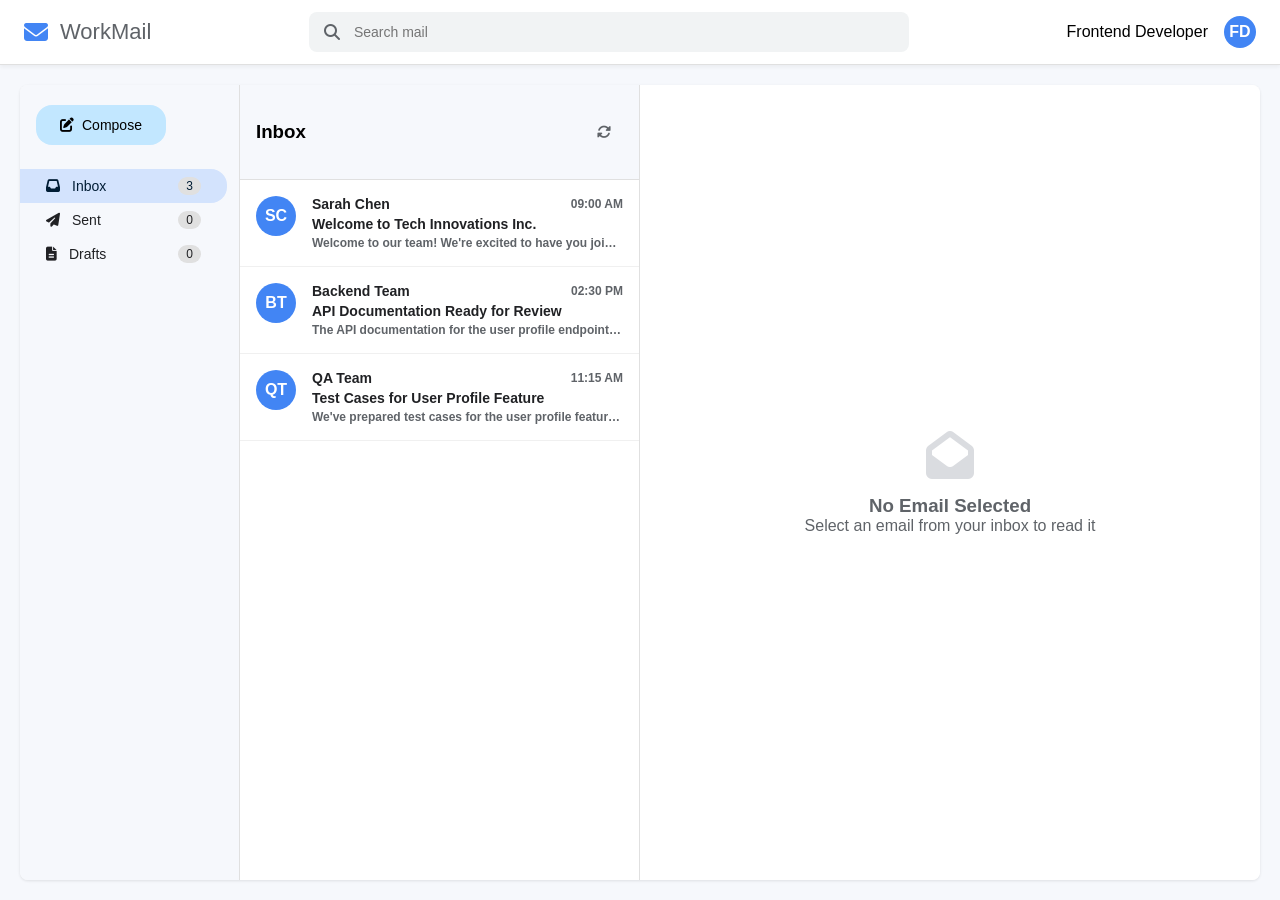
<file: templates/mail.html>
<!DOCTYPE html>
<html lang="en">
<head>
    <meta charset="UTF-8">
    <meta name="viewport" content="width=device-width, initial-scale=1.0">
    <title>WorkMail - Job Simulation Platform</title>
    <link rel="stylesheet" href="https://cdnjs.cloudflare.com/ajax/libs/font-awesome/6.4.0/css/all.min.css">
    <style>
        * {
            margin: 0;
            padding: 0;
            box-sizing: border-box;
        }

        .mail-body {
            font-family: 'Segoe UI', Roboto, 'Helvetica Neue', Arial, sans-serif;
            background: #f6f8fc;
            height: 100vh;
            display: flex;
            flex-direction: column;
        }

        .mheader {
            background: white;
            padding: 12px 24px;
            border-bottom: 1px solid #e0e0e0;
            display: flex;
            justify-content: space-between;
            align-items: center;
            box-shadow: 0 2px 4px rgba(0,0,0,0.05);
        }

        .mlogo {
            display: flex;
            align-items: center;
            gap: 12px;
        }

        .logo-icon {
            color: #4285f4;
            font-size: 24px;
        }

        .logo-text {
            font-size: 22px;
            font-weight: 500;
            color: #5f6368;
        }

        .search-bar {
            flex: 1;
            max-width: 600px;
            margin: 0 40px;
            position: relative;
        }

        .search-bar input {
            width: 100%;
            padding: 12px 45px;
            border: none;
            background: #f1f3f4;
            border-radius: 8px;
            font-size: 14px;
            outline: none;
        }

        .search-bar i {
            position: absolute;
            left: 15px;
            top: 50%;
            transform: translateY(-50%);
            color: #5f6368;
        }

        .user-info {
            display: flex;
            align-items: center;
            gap: 16px;
        }

        .user-avatar {
            width: 32px;
            height: 32px;
            border-radius: 50%;
            background: #4285f4;
            color: white;
            display: flex;
            align-items: center;
            justify-content: center;
            font-weight: bold;
        }

        /* Toast Notification */
        .toast {
            position: fixed;
            top: 20px;
            right: 20px;
            background: #0f9d58;
            color: white;
            padding: 12px 24px;
            border-radius: 4px;
            box-shadow: 0 2px 10px rgba(0,0,0,0.2);
            display: none;
            align-items: center;
            gap: 8px;
            z-index: 1000;
        }

        .toast.show {
            display: flex;
            animation: fadeInOut 3s ease-in-out;
        }

        @keyframes fadeInOut {
            0% { opacity: 0; transform: translateY(-20px); }
            20% { opacity: 1; transform: translateY(0); }
            80% { opacity: 1; transform: translateY(0); }
            100% { opacity: 0; transform: translateY(-20px); }
        }

        /* Main Container */
        .email-container {
            display: flex;
            flex: 1;
            background: white;
            margin: 20px;
            border-radius: 8px;
            box-shadow: 0 1px 3px rgba(0,0,0,0.1);
            overflow: hidden;
        }

        /* Sidebar */
        .email-sidebar {
            width: 220px;
            background: #f6f8fc;
            border-right: 1px solid #e0e0e0;
            padding: 20px 0;
        }

        .compose-btn {
            background: #c2e7ff;
            border: none;
            border-radius: 16px;
            padding: 12px 24px;
            margin: 0 16px 16px;
            font-weight: 500;
            cursor: pointer;
            display: flex;
            align-items: center;
            gap: 8px;
            transition: all 0.2s;
            font-size: 14px;
        }

        .compose-btn:hover {
            background: #b8dfff;
            box-shadow: 0 1px 3px rgba(0,0,0,0.1);
        }

        .sidebar-menu {
            list-style: none;
            padding: 8px 0;
        }

        .sidebar-menu li {
            padding: 8px 26px;
            display: flex;
            align-items: center;
            gap: 12px;
            cursor: pointer;
            border-radius: 0 16px 16px 0;
            margin-right: 12px;
            font-size: 14px;
            color: #202124;
        }

        .sidebar-menu li.active {
            background: #d3e3fd;
            font-weight: 500;
            color: #001d35;
        }

        .sidebar-menu li:hover:not(.active) {
            background: #f0f0f0;
        }

        .folder-count {
            margin-left: auto;
            background: #e0e0e0;
            border-radius: 10px;
            padding: 2px 8px;
            font-size: 12px;
        }

        /* Email List */
        .email-list-container {
            flex: 1;
            display: flex;
            flex-direction: column;
            border-right: 1px solid #e0e0e0;
            max-width: 400px;
        }

        .email-list-header {
            padding: 16px;
            border-bottom: 1px solid #e0e0e0;
            background: #f6f8fc;
            display: flex;
            justify-content: space-between;
            align-items: center;
        }

        .email-list {
            flex: 1;
            overflow-y: auto;
        }

        .email-item {
            padding: 16px;
            border-bottom: 1px solid #f0f0f0;
            cursor: pointer;
            display: flex;
            align-items: flex-start;
            gap: 16px;
            transition: background 0.2s;
        }

        .email-item:hover {
            background: #f9f9f9;
        }

        .email-item.active {
            background: #e3eef9;
        }

        .email-avatar {
            width: 40px;
            height: 40px;
            border-radius: 50%;
            background: #4285f4;
            color: white;
            display: flex;
            align-items: center;
            justify-content: center;
            font-weight: bold;
            flex-shrink: 0;
        }

        .email-content {
            flex: 1;
            min-width: 0;
        }

        .email-header {
            display: flex;
            justify-content: space-between;
            align-items: center;
            margin-bottom: 4px;
        }

        .email-sender {
            font-weight: 600;
            color: #202124;
            font-size: 14px;
        }

        .email-time {
            color: #5f6368;
            font-size: 0.75rem;
        }

        .email-subject {
            font-weight: 600;
            color: #202124;
            margin-bottom: 4px;
            white-space: nowrap;
            overflow: hidden;
            text-overflow: ellipsis;
            font-size: 14px;
        }

        .email-preview {
            color: #5f6368;
            font-size: 0.75rem;
            white-space: nowrap;
            overflow: hidden;
            text-overflow: ellipsis;
        }

        /* Email View */
        .email-view {
            flex: 2;
            display: flex;
            flex-direction: column;
            background: white;
        }

        .email-view-header {
            padding: 24px;
            border-bottom: 1px solid #e0e0e0;
        }

        .email-view-subject {
            font-size: 1.5rem;
            color: #202124;
            margin-bottom: 20px;
            font-weight: 400;
        }

        .email-meta-container {
            background: #f8f9fa;
            border-radius: 8px;
            padding: 16px;
            margin-bottom: 16px;
        }

        .email-meta-row {
            display: flex;
            align-items: center;
            margin-bottom: 8px;
        }

        .email-meta-row:last-child {
            margin-bottom: 0;
        }

        .meta-label {
            width: 80px;
            color: #5f6368;
            font-size: 0.875rem;
            font-weight: 500;
        }

        .meta-value {
            flex: 1;
            color: #202124;
            font-size: 0.875rem;
        }

        .meta-value.from {
            font-weight: 600;
            color: #1a73e8;
        }

        .meta-value.date {
            color: #5f6368;
        }

        .email-view-actions {
            display: flex;
            gap: 8px;
            padding: 16px 0;
        }

        .email-view-body {
            flex: 1;
            padding: 0 24px 24px;
            line-height: 1.6;
            color: #202124;
            overflow-y: auto;
            white-space: pre-wrap;
            max-height: calc(100vh - 300px);
        }

        /* Custom Scrollbar */
        .email-view-body::-webkit-scrollbar {
            width: 8px;
        }

        .email-view-body::-webkit-scrollbar-track {
            background: #f1f1f1;
            border-radius: 4px;
        }

        .email-view-body::-webkit-scrollbar-thumb {
            background: #c1c1c1;
            border-radius: 4px;
        }

        .email-view-body::-webkit-scrollbar-thumb:hover {
            background: #a8a8a8;
        }

        /* Compose Modal */
        .compose-modal {
            position: fixed;
            bottom: 0;
            right: 16px;
            width: 600px;
            height: 500px;
            background: white;
            border-radius: 8px 8px 0 0;
            box-shadow: 0 -2px 10px rgba(0,0,0,0.1);
            display: none;
            flex-direction: column;
            z-index: 1000;
        }

        .compose-modal.active {
            display: flex;
        }

        .compose-header {
            background: #404040;
            color: white;
            padding: 12px 16px;
            border-radius: 8px 8px 0 0;
            display: flex;
            justify-content: space-between;
            align-items: center;
        }

        .compose-body {
            flex: 1;
            display: flex;
            flex-direction: column;
            padding: 16px;
        }

        .compose-field {
            padding: 8px 0;
            border-bottom: 1px solid #e0e0e0;
            display: flex;
            align-items: center;
        }

        .compose-label {
            width: 60px;
            color: #5f6368;
            font-size: 14px;
        }

        .compose-field input, .compose-field textarea {
            border: none;
            outline: none;
            width: 100%;
            font-size: 0.875rem;
            padding: 4px 0;
        }

        .compose-field textarea {
            resize: none;
            height: 200px;
            font-family: inherit;
        }

        .compose-actions {
            padding: 16px;
            display: flex;
            gap: 8px;
        }

        .btn {
            padding: 8px 24px;
            border: none;
            border-radius: 4px;
            cursor: pointer;
            font-weight: 500;
        }

        .btn-primary {
            background: #0b57d0;
            color: white;
        }

        .btn-secondary {
            background: #f0f0f0;
            color: #202124;
        }

        .close-btn {
            background: none;
            border: none;
            color: white;
            cursor: pointer;
            font-size: 1.2rem;
        }

        /* Action Buttons */
        .action-btn {
            background: none;
            border: none;
            padding: 8px 12px;
            border-radius: 4px;
            cursor: pointer;
            color: #5f6368;
            font-size: 0.875rem;
            display: flex;
            align-items: center;
            gap: 6px;
        }

        .action-btn:hover {
            background: #f0f0f0;
        }

        /* Empty State */
        .empty-state {
            display: flex;
            flex-direction: column;
            align-items: center;
            justify-content: center;
            flex: 1;
            color: #5f6368;
            text-align: center;
            padding: 40px;
        }

        .empty-state i {
            font-size: 48px;
            margin-bottom: 16px;
            color: #dadce0;
        }
    </style>
</head>
<body class="mail-body">
    <!-- Header -->
    <div class="mheader">
        <div class="mlogo">
            <i class="fas fa-envelope logo-icon"></i>
            <span class="logo-text">WorkMail</span>
        </div>
        <div class="search-bar">
            <i class="fas fa-search"></i>
            <input type="text" placeholder="Search mail" id="searchInput">
        </div>
        <div class="user-info">
            <span>Frontend Developer</span>
            <div class="user-avatar">FD</div>
        </div>
    </div>

    <!-- Toast Notification -->
    <div class="toast" id="toast">
        <i class="fas fa-check-circle"></i>
        <span>Email sent successfully!</span>
    </div>

    <!-- Main Container -->
    <div class="email-container">
        <!-- Sidebar -->
        <div class="email-sidebar">
            <button class="compose-btn" onclick="openCompose()">
                <i class="fas fa-edit"></i> Compose
            </button>
            <ul class="sidebar-menu">
                <li class="active" onclick="switchFolder('inbox')">
                    <i class="fas fa-inbox"></i> Inbox
                    <span class="folder-count" id="inboxCount">3</span>
                </li>
                <li onclick="switchFolder('sent')">
                    <i class="fas fa-paper-plane"></i> Sent
                    <span class="folder-count" id="sentCount">0</span>
                </li>
                <li onclick="switchFolder('drafts')">
                    <i class="fas fa-file-alt"></i> Drafts
                    <span class="folder-count" id="draftsCount">0</span>
                </li>
            </ul>
        </div>

        <!-- Email List -->
        <div class="email-list-container">
            <div class="email-list-header">
                <h3 id="folderTitle">Inbox</h3>
                <div class="email-view-actions">
                    <button class="action-btn" title="Refresh">
                        <i class="fas fa-sync-alt"></i>
                    </button>
                </div>
            </div>
            <div class="email-list" id="emailList">
                <!-- Emails will be populated here -->
            </div>
        </div>

        <!-- Email View -->
<!-- Email View -->
 <div class="email-view">
    <div id="emptyState" class="empty-state">
        <i class="fas fa-envelope-open"></i>
        <h3>No Email Selected</h3>
        <p>Select an email from your inbox to read it</p>
    </div>
    <div id="emailView" style="display: none;">
        <div class="email-view-header">
            <h1 class="email-view-subject" id="viewSubject">Welcome to Tech Innovations Inc.</h1>
            
            <div class="email-meta-container">
                <div class="email-meta-row">
                    <span class="meta-label">From:</span>
                    <span class="meta-value from" id="viewSender">Sarah Chen</span>
                </div>
                <div class="email-meta-row">
                    <span class="meta-label">To:</span>
                    <span class="meta-value" id="viewTo">Frontend Developer</span>
                </div>
                <div class="email-meta-row">
                    <span class="meta-label">Date:</span>
                    <span class="meta-value date" id="viewDate">Dec 11, 2024, 9:00 AM</span>
                </div>
            </div>
                <div class="email-view-body" id="viewBody">
                    <!-- Email content will be displayed here -->
                </div>
            <div class="email-view-actions">
                <button class="action-btn" title="Reply">
                    <i class="fas fa-reply"></i> Reply
                </button>
                <button class="action-btn" title="Forward">
                    <i class="fas fa-share"></i> Forward
                </button>
                <button class="action-btn" title="Delete">
                    <i class="fas fa-trash"></i> Delete
                </button>
            </div>
        </div>
    </div>
</div>

    <!-- Compose Modal -->
    <div class="compose-modal" id="composeModal">
        <div class="compose-header">
            <span>New Message</span>
            <button class="close-btn" onclick="closeCompose()">×</button>
        </div>
        <div class="compose-body">
            <div class="compose-field">
                <div class="compose-label">To</div>
                <select id="composeTo" style="border: none; outline: none; width: 100%; font-size: 0.875rem; background: transparent;">
                    <option value="">Select recipient...</option>
                    <option value="sarah.chen@techinnovations.com">Sarah Chen (Project Manager)</option>
                    <option value="backend.team@techinnovations.com">Backend Development Team</option>
                    <option value="qa.team@techinnovations.com">QA Testing Team</option>
                    <option value="ai.manager@techinnovations.com">AI Manager</option>
                    <option value="design.team@techinnovations.com">Design Team</option>
                </select>
            </div>
            <div class="compose-field">
                <div class="compose-label">Subject</div>
                <input type="text" id="composeSubject" placeholder="Subject">
            </div>
            <div class="compose-field" style="flex: 1; align-items: flex-start;">
                <div class="compose-label">Body</div>
                <textarea id="composeBody" placeholder="Write your message here..."></textarea>
            </div>
        </div>
        <div class="compose-actions">
            <button class="btn btn-primary" onclick="sendEmail()">Send</button>
            <button class="btn btn-secondary" onclick="closeCompose()">Discard</button>
        </div>
    </div>

    <script>
        // Email data structure
        const emailData = {
            inbox: [
                {
                    id: 1,
                    sender: "Sarah Chen",
                    senderEmail: "sarah.chen@techinnovations.com",
                    senderInitials: "SC",
                    subject: "Welcome to Tech Innovations Inc.",
                    preview: "Welcome to our team! We're excited to have you join us as a Frontend Developer...",
                    body: `Dear Team Member,

Welcome to Tech Innovations Inc.! We are delighted to officially welcome you to our Frontend Development team. 

As you embark on this exciting journey with us, you will be working on our flagship customer portal project, where your expertise will play a crucial role in delivering exceptional user experiences.

Your initial responsibilities will include:
• Developing and implementing responsive user interface components
• Collaborating with our backend team for API integration
• Ensuring cross-browser compatibility and optimal performance
• Participating in code reviews and team standup meetings

Please complete the onboarding process in our project management system by end of day Friday. Your first assignment details will be shared during tomorrow's team standup meeting at 10:00 AM.

We have assigned you a senior mentor, David Chen, who will guide you through your initial projects and help you navigate our development workflows.

Our team is committed to fostering innovation and excellence, and we are confident that your contributions will significantly impact our success.

Should you have any questions or require assistance, please do not hesitate to reach out to me or your assigned mentor.

Welcome aboard!

Best regards,

Sarah Chen
Project Manager
Tech Innovations Inc.`,
                    timestamp: "2024-12-11T09:00:00",
                    read: false
                },
                {
                    id: 2,
                    sender: "Backend Team",
                    senderEmail: "backend.team@techinnovations.com",
                    senderInitials: "BT",
                    subject: "API Documentation Ready for Review",
                    preview: "The API documentation for the user profile endpoints is now available...",
                    body: `Hello Frontend Team,

We've completed the API documentation for the user profile endpoints that you'll need for the customer portal.

Key endpoints:
- GET /api/users/profile - Retrieve user profile
- PUT /api/users/profile - Update user profile
- POST /api/users/avatar - Upload profile picture

You can access the full documentation at: http://docs.techinnovations.com/api/users

The authentication will use JWT tokens. Please coordinate with us for test credentials.

Let us know if you have any questions or need additional endpoints.

Thanks,
Backend Development Team
Tech Innovations Inc.`,
                    timestamp: "2024-12-10T14:30:00",
                    read: false
                },
                {
                    id: 3,
                    sender: "QA Team",
                    senderEmail: "qa.team@techinnovations.com",
                    senderInitials: "QT",
                    subject: "Test Cases for User Profile Feature",
                    preview: "We've prepared test cases for the user profile feature. Please review...",
                    body: `Hi Frontend Developer,

We've prepared the test cases for the user profile feature that you'll be implementing.

Please review the test cases and let us know if:
1. Any edge cases are missing
2. Any functionality needs clarification
3. The expected behavior aligns with your understanding

You can access the test cases here: http://qa.techinnovations.com/tests/user-profile

We'd appreciate your feedback by Friday.

Best,
QA Team
Tech Innovations Inc.`,
                    timestamp: "2024-12-10T11:15:00",
                    read: false
                }
            ],
            sent: [],
            drafts: []
        };

        let currentFolder = 'inbox';
        let currentEmailId = null;

        // Initialize email list
        function initializeEmails() {
            updateFolderCounts();
            renderEmailList();
        }

        function updateFolderCounts() {
            document.getElementById('inboxCount').textContent = emailData.inbox.length;
            document.getElementById('sentCount').textContent = emailData.sent.length;
            document.getElementById('draftsCount').textContent = emailData.drafts.length;
        }

        function renderEmailList() {
            const emailList = document.getElementById('emailList');
            const emails = emailData[currentFolder];
            
            emailList.innerHTML = '';

            if (emails.length === 0) {
                emailList.innerHTML = `
                    <div class="empty-state">
                        <i class="fas fa-inbox"></i>
                        <h3>No emails</h3>
                        <p>Your ${currentFolder} is empty</p>
                    </div>
                `;
                return;
            }

            emails.forEach(email => {
                const emailElement = document.createElement('div');
                emailElement.className = `email-item ${currentEmailId === email.id ? 'active' : ''}`;
                emailElement.onclick = () => viewEmail(email.id);

                const time = new Date(email.timestamp).toLocaleTimeString([], {hour: '2-digit', minute:'2-digit'});
                
                emailElement.innerHTML = `
                    <div class="email-avatar">${email.senderInitials}</div>
                    <div class="email-content">
                        <div class="email-header">
                            <span class="email-sender">${currentFolder === 'sent' ? 'To: ' + email.to : email.sender}</span>
                            <span class="email-time">${time}</span>
                        </div>
                        <div class="email-subject">${email.subject}</div>
                        <div class="email-preview">${email.preview}</div>
                    </div>
                `;

                if (!email.read && currentFolder === 'inbox') {
                    emailElement.style.fontWeight = '600';
                }

                emailList.appendChild(emailElement);
            });
        }

        // Switch between folders
        function switchFolder(folder) {
            currentFolder = folder;
            currentEmailId = null;
            
            // Update active state in sidebar
            document.querySelectorAll('.sidebar-menu li').forEach(li => {
                li.classList.remove('active');
            });
            event.currentTarget.classList.add('active');
            
            // Update folder title
            document.getElementById('folderTitle').textContent = folder.charAt(0).toUpperCase() + folder.slice(1);
            
            // Render emails and show empty state
            renderEmailList();
            showEmptyState();
        }

        // View email details
        function viewEmail(emailId) {
            const emails = emailData[currentFolder];
            const email = emails.find(e => e.id === emailId);
            if (!email) return;

            currentEmailId = emailId;
            
            // Hide empty state, show email view
            document.getElementById('emptyState').style.display = 'none';
            document.getElementById('emailView').style.display = 'flex';
            
            // Populate email data
            document.getElementById('viewSubject').textContent = email.subject;
            
            if (currentFolder === 'sent') {
                document.getElementById('viewSender').textContent = `You`;
                document.getElementById('viewTo').textContent = email.to;
            } else {
                document.getElementById('viewSender').textContent = `${email.sender} <${email.senderEmail}>`;
                document.getElementById('viewTo').textContent = 'Frontend Developer';
            }
            
            document.getElementById('viewDate').textContent = new Date(email.timestamp).toLocaleString();
            document.getElementById('viewBody').textContent = email.body;

            // Update active state in list and mark as read
            renderEmailList();
            
            if (currentFolder === 'inbox') {
                email.read = true;
            }
        }

        function showEmptyState() {
            document.getElementById('emptyState').style.display = 'flex';
            document.getElementById('emailView').style.display = 'none';
            currentEmailId = null;
        }

        // Compose email functions
        function openCompose() {
            document.getElementById('composeModal').classList.add('active');
        }

        function closeCompose() {
            document.getElementById('composeModal').classList.remove('active');
            clearComposeForm();
        }

        function clearComposeForm() {
            document.getElementById('composeTo').value = '';
            document.getElementById('composeSubject').value = '';
            document.getElementById('composeBody').value = '';
        }

        function showToast() {
            const toast = document.getElementById('toast');
            toast.classList.add('show');
            setTimeout(() => {
                toast.classList.remove('show');
            }, 3000);
        }

        // Download email as JSON file
        function downloadEmail(emailData) {
            const dataStr = JSON.stringify(emailData, null, 2);
            const dataBlob = new Blob([dataStr], { type: 'application/json' });

            const link = document.createElement('a');
            link.href = URL.createObjectURL(dataBlob);
            link.download = `sent-email-${new Date().getTime()}.json`;
            document.body.appendChild(link);
            link.click();
            document.body.removeChild(link);
            URL.revokeObjectURL(link.href);
        }

        function sendEmail() {
            const to = document.getElementById('composeTo').value;
            const subject = document.getElementById('composeSubject').value;
            const body = document.getElementById('composeBody').value;

            if (!to || !subject || !body) {
                alert('Please fill in all fields');
                return;
            }

            // Create sent email object
            const sentEmail = {
                id: Date.now(),
                to: to,
                subject: subject,
                body: body,
                preview: body.substring(0, 100) + '...',
                timestamp: new Date().toISOString()
            };

            // Add to sent folder
            emailData.sent.unshift(sentEmail);
            
            // Create email data for download
            const emailDataForDownload = {
                to: to,
                subject: subject,
                body: body,
                timestamp: new Date().toISOString(),
                from: "frontend.developer@techinnovations.com",
                type: 'sent_email'
            };

            // Show success message
            showToast();
            
            // Download the email as JSON
            downloadEmail(emailDataForDownload);
            
            // Close compose modal and update UI
            closeCompose();
            updateFolderCounts();
            
            if (currentFolder === 'sent') {
                renderEmailList();
            }
            
            // In a real application, you would also send this to your backend
            console.log('Email data ready for backend integration:', emailDataForDownload);
        }

        // Search functionality
        document.getElementById('searchInput').addEventListener('input', function(e) {
            const searchTerm = e.target.value.toLowerCase();
            if (searchTerm.length === 0) {
                renderEmailList();
                return;
            }

            const emails = emailData[currentFolder];
            const filteredEmails = emails.filter(email => 
                email.subject.toLowerCase().includes(searchTerm) ||
                email.sender.toLowerCase().includes(searchTerm) ||
                email.body.toLowerCase().includes(searchTerm) ||
                (email.preview && email.preview.toLowerCase().includes(searchTerm))
            );

            const emailList = document.getElementById('emailList');
            emailList.innerHTML = '';

            if (filteredEmails.length === 0) {
                emailList.innerHTML = `
                    <div class="empty-state">
                        <i class="fas fa-search"></i>
                        <h3>No results found</h3>
                        <p>Try different search terms</p>
                    </div>
                `;
                return;
            }

            filteredEmails.forEach(email => {
                const emailElement = document.createElement('div');
                emailElement.className = 'email-item';
                emailElement.onclick = () => viewEmail(email.id);

                const time = new Date(email.timestamp).toLocaleTimeString([], {hour: '2-digit', minute:'2-digit'});
                
                emailElement.innerHTML = `
                    <div class="email-avatar">${email.senderInitials}</div>
                    <div class="email-content">
                        <div class="email-header">
                            <span class="email-sender">${currentFolder === 'sent' ? 'To: ' + email.to : email.sender}</span>
                            <span class="email-time">${time}</span>
                        </div>
                        <div class="email-subject">${email.subject}</div>
                        <div class="email-preview">${email.preview}</div>
                    </div>
                `;

                emailList.appendChild(emailElement);
            });
        });

        // Initialize when page loads
        document.addEventListener('DOMContentLoaded', initializeEmails);
    </script>
</body class="mail-body">
</html>
</file>
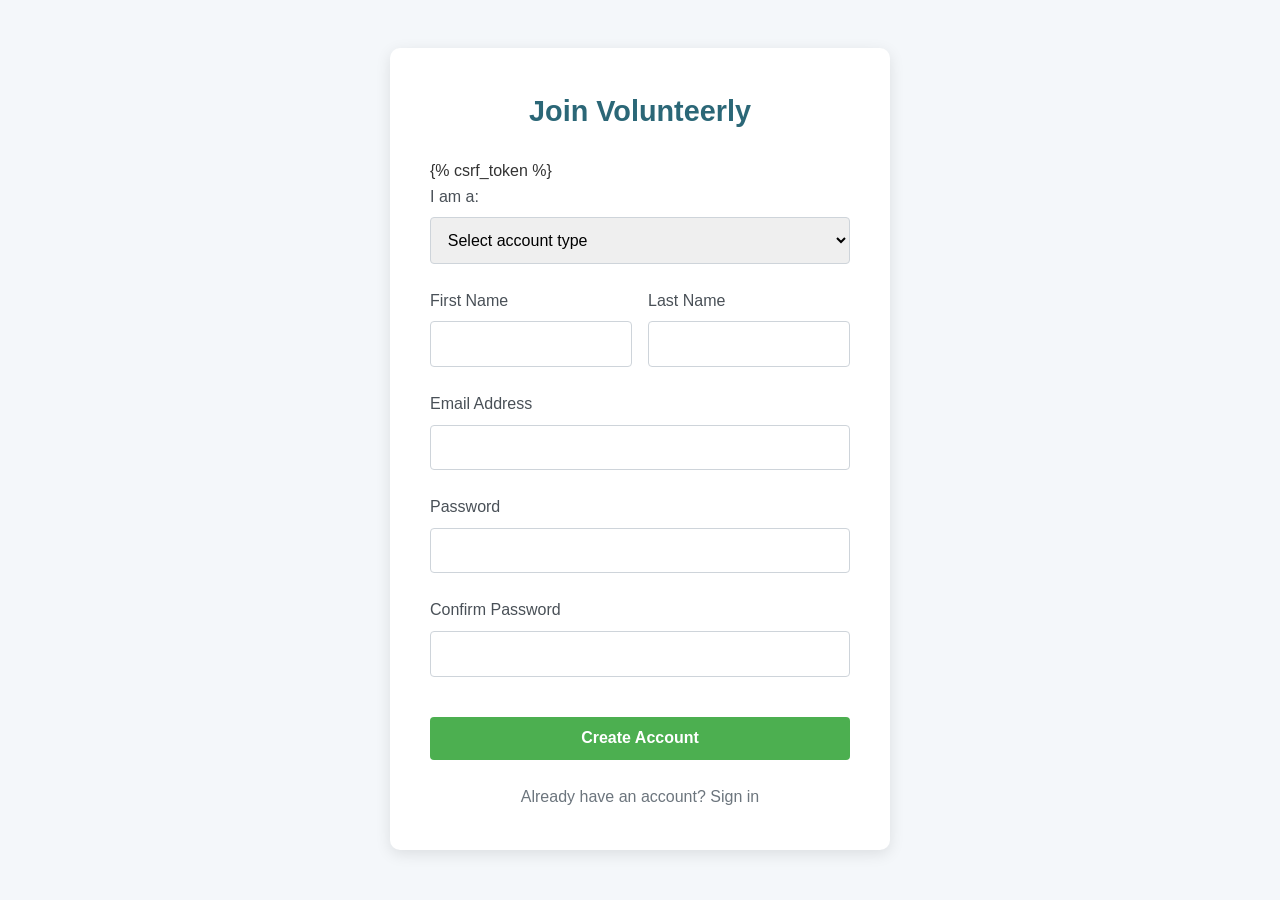
<file: templates/register.html>
<html>
    <title>Register - Volunteerly</title>
    <style>
        /* Global Styles */
        * {
            margin: 0;
            padding: 0;
            box-sizing: border-box;
        }
        
        .rg {
            font-family: 'Segoe UI', Tahoma, Geneva, Verdana, sans-serif;
            background-color: #f4f7fa;
            color: #333;
            line-height: 1.6;
        }
        
        /* Registration Form Styles */
        .auth-container {
            max-width: 500px;
            margin: 3rem auto;
            padding: 2.5rem;
            background: white;
            border-radius: 10px;
            box-shadow: 0 4px 15px rgba(0,0,0,0.1);
        }
        
        .auth-container h2 {
            text-align: center;
            margin-bottom: 1.5rem;
            color: #2b6777;
            font-size: 1.8rem;
        }
        
        .form-group {
            margin-bottom: 1.5rem;
        }
        
        .form-group label {
            display: block;
            margin-bottom: 0.5rem;
            font-weight: 500;
            color: #495057;
        }
        
        .form-group input,
        .form-group select {
            width: 100%;
            padding: 0.8rem;
            border: 1px solid #ced4da;
            border-radius: 4px;
            font-size: 1rem;
            transition: border-color 0.3s;
        }
        
        .form-group input:focus,
        .form-group select:focus {
            outline: none;
            border-color: #4CAF50;
        }
        
        .form-row {
            display: flex;
            gap: 1rem;
        }
        
        .form-row .form-group {
            flex: 1;
        }
        
        .register-btn {
            width: 100%;
            padding: 0.8rem;
            background-color: #4CAF50;
            color: white;
            border: none;
            border-radius: 4px;
            font-size: 1rem;
            font-weight: 600;
            cursor: pointer;
            transition: background-color 0.3s;
            margin-top: 1rem;
        }
        
        .register-btn:hover {
            background-color: #45a049;
        }
        
        .login-link {
            text-align: center;
            margin-top: 1.5rem;
            color: #6c757d;
        }
        
        .login-link a {
            color: #4CAF50;
            text-decoration: none;
            font-weight: 500;
        }
        
        .login-link a:hover {
            text-decoration: underline;
        }
        
        /* Footer Styles */
        footer {
            background-color: #2b6777;
            color: white;
            text-align: center;
            padding: 1.5rem;
            margin-top: 2rem;
        }
        
        /* Responsive Adjustments */
        @media (max-width: 768px) {
            header {
                flex-direction: column;
                padding: 1rem;
            }
            
            .header-logo {
                margin-bottom: 1rem;
            }
            
            .auth-container {
                padding: 1.5rem;
                margin: 1rem;
            }
            
            .form-row {
                flex-direction: column;
                gap: 0;
            }
        }
    </style>
</head>
<body class="rg">
    <div class="auth-container">
        <h2>Join Volunteerly</h2>
        
        
         <form method="POST">
            <div class="form-group">
                {% csrf_token %}
                <label for="user_type">I am a:</label>
                <select id="user_type" name="user_type" required>
                    <option value="" disabled selected>Select account type</option>
                    <option value="volunteer">Volunteer</option>
                    <option value="ngo">NGO Representative</option>
                    <option value="sponser">Sponser</option>
                </select>
            </div>
            <div class="form-row">
                <div class="form-group">
                    <label for="first_name">First Name</label>
                    <input type="text" id="first_name" name="first_name" required>
                </div>
                <div class="form-group">
                    <label for="last_name">Last Name</label>
                    <input type="text" id="last_name" name="last_name" required>
                </div>
            </div>
            <div class="form-group">
                <label for="email">Email Address</label>
                <input type="email" id="email" name="email" required>
            </div>
            <div class="form-group">
                <label for="password">Password</label>
                <input type="password" id="password" name="password" >
            </div>
            <div class="form-group">
                <label for="confirm_password">Confirm Password</label>
                <input type="password" id="confirm_password" name="confirm_password" >
            </div> 
            <button type="submit" class="register-btn">Create Account</button>
        </form>
        <div class="login-link">
            Already have an account? Sign in</a>
        </div>
    </div>

</body class="rg">
</html>
</file>
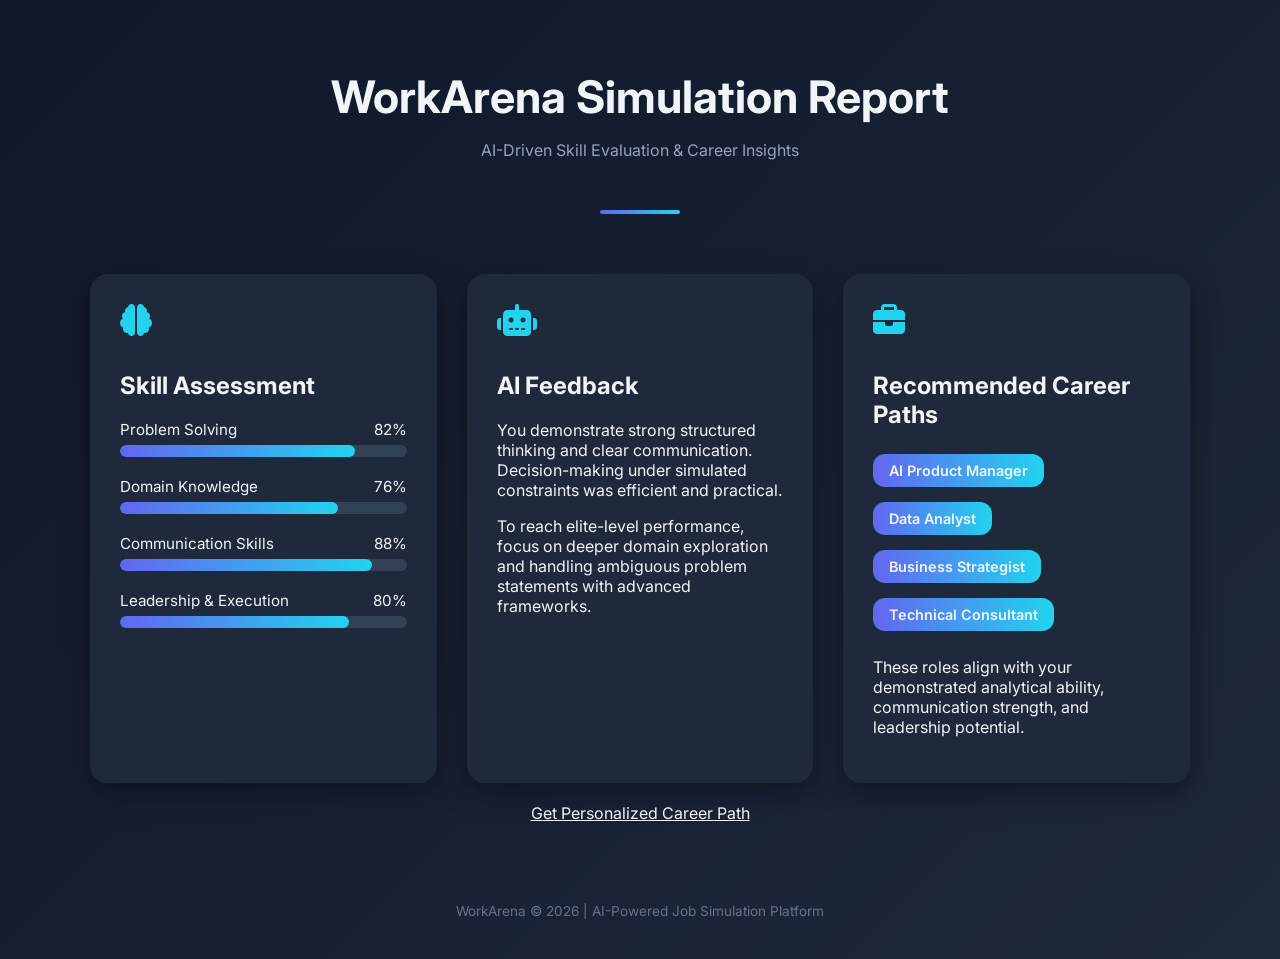
<file: templates/result.html>
<!DOCTYPE html>
<html lang="en">
<head>
<meta charset="UTF-8">
<meta name="viewport" content="width=device-width, initial-scale=1.0">
<title>WorkArena | Simulation Results</title>
<link href="https://fonts.googleapis.com/css2?family=Inter:wght@400;600;700&display=swap" rel="stylesheet">
<link rel="stylesheet" href="https://cdnjs.cloudflare.com/ajax/libs/font-awesome/6.4.0/css/all.min.css">

<style>
body {
  font-family: 'Inter', sans-serif;
  margin: 0;
  padding: 0;
  background: linear-gradient(135deg, #0f172a, #1e293b);
  color: #f1f5f9;
}

.container {
  max-width: 1100px;
  margin: auto;
  padding: 40px 20px;
}

h1 {
  text-align: center;
  font-size: 2.8rem;
  margin-bottom: 10px;
}

.subtitle {
  text-align: center;
  color: #94a3b8;
  margin-bottom: 50px;
}

.separator {
  width: 80px;
  height: 4px;
  background: linear-gradient(90deg, #6366f1, #22d3ee);
  margin: 20px auto 60px;
  border-radius: 3px;
}

/* Cards */

.cards {
  display: grid;
  grid-template-columns: repeat(auto-fit, minmax(320px, 1fr));
  gap: 30px;
}

.card {
  background: #1e293b;
  padding: 30px;
  border-radius: 18px;
  box-shadow: 0 10px 30px rgba(0,0,0,0.4);
  transition: 0.3s ease;
}

.card:hover {
  transform: translateY(-8px);
}

.card i {
  font-size: 2rem;
  margin-bottom: 15px;
  color: #22d3ee;
}

.card h2 {
  margin-bottom: 20px;
}

/* Skill Bars */

.skill {
  margin-bottom: 20px;
}

.skill-title {
  display: flex;
  justify-content: space-between;
  margin-bottom: 6px;
  font-size: 0.95rem;
}

.progress {
  width: 100%;
  background: #334155;
  border-radius: 10px;
  overflow: hidden;
  height: 12px;
}

.progress-bar {
  height: 12px;
  border-radius: 10px;
  background: linear-gradient(90deg, #6366f1, #22d3ee);
  width: 0;
  animation: growBar 1.5s ease forwards;
}

@keyframes growBar {
  from { width: 0; }
}

/* Role Badges */

.role-badge {
  display: inline-block;
  background: linear-gradient(90deg, #6366f1, #22d3ee);
  padding: 8px 16px;
  border-radius: 12px;
  margin: 5px 5px 10px 0;
  font-weight: 600;
  font-size: 0.9rem;
}

.footer {
  text-align: center;
  margin-top: 80px;
  color: #64748b;
  font-size: 0.85rem;
}
</style>
</head>

<body>

<div class="container">
  <h1>WorkArena Simulation Report</h1>
  <p class="subtitle">AI-Driven Skill Evaluation & Career Insights</p>
  <div class="separator"></div>

  <div class="cards">

    <!-- Skill Evaluation -->
    <div class="card">
      <i class="fa-solid fa-brain"></i>
      <h2>Skill Assessment</h2>

      <div class="skill">
        <div class="skill-title">
          <span>Problem Solving</span>
          <span>82%</span>
        </div>
        <div class="progress">
          <div class="progress-bar" style="width:82%"></div>
        </div>
      </div>

      <div class="skill">
        <div class="skill-title">
          <span>Domain Knowledge</span>
          <span>76%</span>
        </div>
        <div class="progress">
          <div class="progress-bar" style="width:76%"></div>
        </div>
      </div>

      <div class="skill">
        <div class="skill-title">
          <span>Communication Skills</span>
          <span>88%</span>
        </div>
        <div class="progress">
          <div class="progress-bar" style="width:88%"></div>
        </div>
      </div>

      <div class="skill">
        <div class="skill-title">
          <span>Leadership & Execution</span>
          <span>80%</span>
        </div>
        <div class="progress">
          <div class="progress-bar" style="width:80%"></div>
        </div>
      </div>
    </div>

    <!-- AI Feedback -->
    <div class="card">
      <i class="fa-solid fa-robot"></i>
      <h2>AI Feedback</h2>
      <p>
        You demonstrate strong structured thinking and clear communication. 
        Decision-making under simulated constraints was efficient and practical.
      </p>
      <p>
        To reach elite-level performance, focus on deeper domain exploration 
        and handling ambiguous problem statements with advanced frameworks.
      </p>
    </div>

    <!-- Suggested Career Roles -->
    <div class="card">
      <i class="fa-solid fa-briefcase"></i>
      <h2>Recommended Career Paths</h2>
      <span class="role-badge">AI Product Manager</span>
      <span class="role-badge">Data Analyst</span>
      <span class="role-badge">Business Strategist</span>
      <span class="role-badge">Technical Consultant</span>
      <p>
        These roles align with your demonstrated analytical ability, communication strength, and leadership potential.
      </p>
    </div>

  </div>
  <br>
<a href="/home/" style="color: #f1f5f9;"><center>Get Personalized Career Path</center></a>
  <div class="footer">
    WorkArena © 2026 | AI-Powered Job Simulation Platform
  </div>
</div>

</body>
</html>
</file>
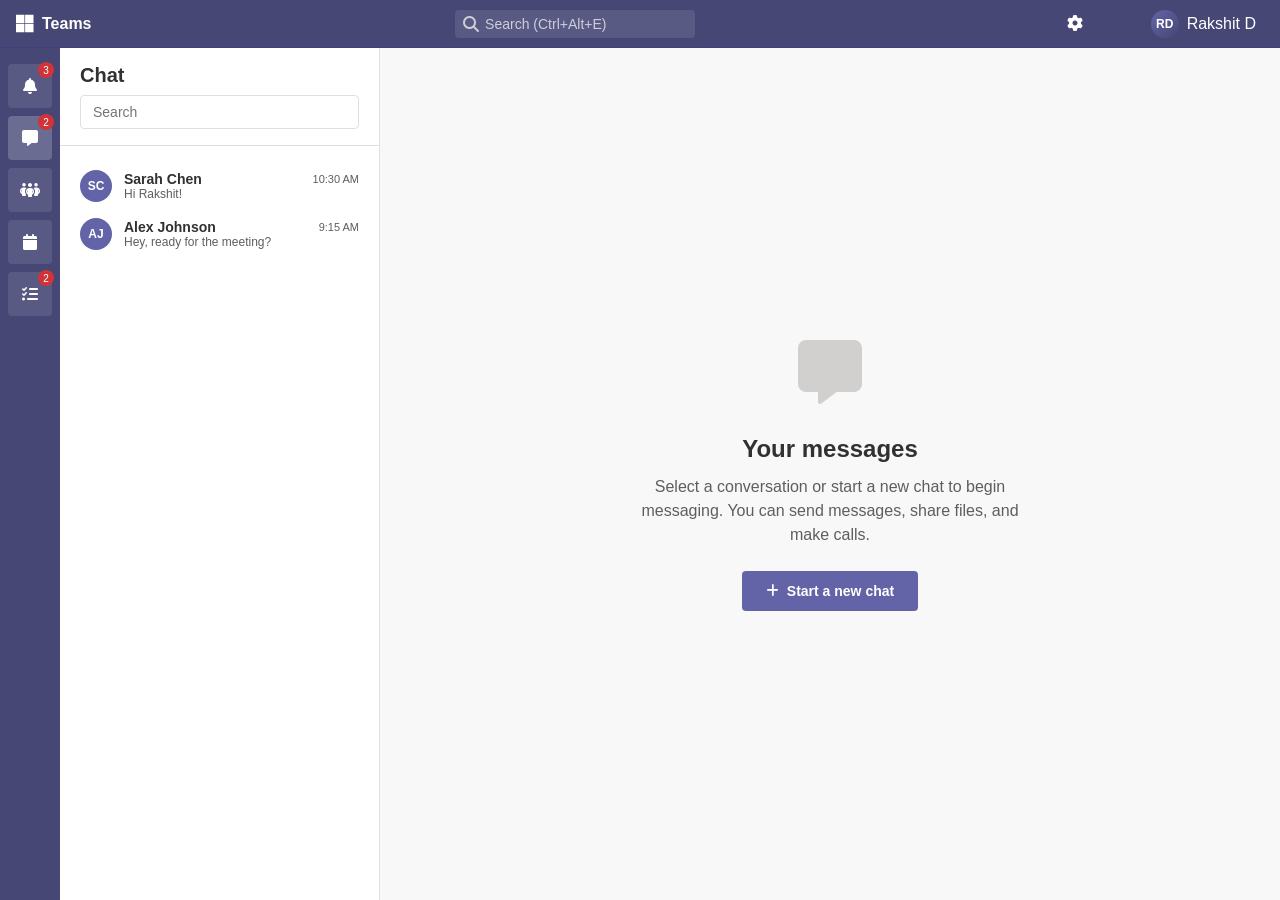
<file: templates/teams.html>
<!DOCTYPE html>
<html lang="en">
<head>
    <meta charset="UTF-8">
    <meta name="viewport" content="width=device-width, initial-scale=1.0">
    <title>Microsoft Teams</title>
    <link rel="stylesheet" href="https://cdnjs.cloudflare.com/ajax/libs/font-awesome/6.4.0/css/all.min.css">
    <style>
        /* ALL YOUR EXISTING CSS STYLES - KEEP THEM EXACTLY AS YOU HAVE THEM */
        * {
            margin: 0;
            padding: 0;
            box-sizing: border-box;
        }

        body {
            font-family: 'Segoe UI', SegoeUI, "Helvetica Neue", Helvetica, Arial, sans-serif;
            background: #f8f8f8;
            height: 100vh;
            display: flex;
            flex-direction: column;
            color: #323130;
            overflow: hidden;
        }

        /* Microsoft Teams Header */
        .teams-header {
            background: #464775;
            color: white;
            height: 48px;
            display: flex;
            align-items: center;
            justify-content: space-between;
            padding: 0 16px;
            border-bottom: 1px solid #404080;
        }

        .header-left {
            display: flex;
            align-items: center;
            gap: 16px;
        }

        .teams-logo {
            display: flex;
            align-items: center;
            gap: 8px;
            font-weight: 600;
            font-size: 16px;
        }

        .teams-logo i {
            font-size: 20px;
        }

        .app-bar {
            display: flex;
            gap: 2px;
            background: rgba(255,255,255,0.1);
            border-radius: 4px;
            padding: 2px;
        }

        .app-button {
            padding: 6px 12px;
            border: none;
            background: transparent;
            color: white;
            border-radius: 3px;
            cursor: pointer;
            font-size: 13px;
            display: flex;
            align-items: center;
            gap: 6px;
            transition: all 0.2s;
        }

        .app-button:hover {
            background: rgba(255,255,255,0.1);
        }

        .app-button.active {
            background: rgba(255,255,255,0.2);
        }

        .header-center {
            display: flex;
            align-items: center;
            gap: 16px;
        }

        .search-container {
            position: relative;
        }

        .search-box {
            background: rgba(255,255,255,0.1);
            border: none;
            border-radius: 4px;
            padding: 6px 30px 6px 30px;
            color: white;
            width: 240px;
            font-size: 14px;
            outline: none;
        }

        .search-box::placeholder {
            color: rgba(255,255,255,0.7);
        }

        .search-icon {
            position: absolute;
            left: 8px;
            top: 50%;
            transform: translateY(-50%);
            color: rgba(255,255,255,0.7);
        }

        .header-right {
            display: flex;
            align-items: center;
            gap: 12px;
        }

        .header-actions {
            display: flex;
            gap: 4px;
        }

        .header-btn {
            background: none;
            border: none;
            color: white;
            padding: 6px 8px;
            border-radius: 4px;
            cursor: pointer;
            font-size: 16px;
            transition: background-color 0.2s;
        }

        .header-btn:hover {
            background: rgba(255,255,255,0.1);
        }

        .user-profile {
            display: flex;
            align-items: center;
            gap: 8px;
            padding: 4px 8px;
            border-radius: 4px;
            cursor: pointer;
            transition: background-color 0.2s;
        }

        .user-profile:hover {
            background: rgba(255,255,255,0.1);
        }

        .user-avatar {
            width: 28px;
            height: 28px;
            border-radius: 50%;
            background: linear-gradient(135deg, #6264a7, #464775);
            display: flex;
            align-items: center;
            justify-content: center;
            font-size: 12px;
            font-weight: 600;
        }

        /* Main Container */
        .teams-container {
            display: flex;
            flex: 1;
            overflow: hidden;
        }

        /* Teams Sidebar - Left */
        .teams-sidebar {
            width: 60px;
            background: #464775;
            display: flex;
            flex-direction: column;
            align-items: center;
            padding: 16px 0;
            gap: 8px;
        }

        .teams-button {
            width: 44px;
            height: 44px;
            border-radius: 4px;
            background: rgba(255,255,255,0.1);
            border: none;
            color: white;
            display: flex;
            align-items: center;
            justify-content: center;
            cursor: pointer;
            font-size: 16px;
            position: relative;
            transition: all 0.2s;
        }

        .teams-button.active {
            background: rgba(255,255,255,0.2);
        }

        .teams-button:hover:not(.active) {
            background: rgba(255,255,255,0.15);
        }

        .teams-button .notification {
            position: absolute;
            top: -2px;
            right: -2px;
            background: #d13438;
            color: white;
            border-radius: 8px;
            width: 16px;
            height: 16px;
            font-size: 10px;
            display: flex;
            align-items: center;
            justify-content: center;
        }

        /* App Sidebar */
        .app-sidebar {
            width: 320px;
            background: white;
            border-right: 1px solid #e1dfdd;
            display: flex;
            flex-direction: column;
        }

        .sidebar-header {
            padding: 16px 20px;
            border-bottom: 1px solid #e1dfdd;
        }

        .sidebar-title {
            font-size: 20px;
            font-weight: 600;
            color: #323130;
            margin-bottom: 8px;
        }

        .search-input {
            width: 100%;
            padding: 8px 12px;
            border: 1px solid #e1dfdd;
            border-radius: 4px;
            font-size: 14px;
            outline: none;
            transition: border-color 0.2s;
        }

        .search-input:focus {
            border-color: #6264a7;
        }

        .sidebar-content {
            flex: 1;
            overflow-y: auto;
            padding: 16px 0;
        }

        .section {
            margin-bottom: 24px;
        }

        .section-title {
            padding: 8px 20px;
            font-size: 14px;
            font-weight: 600;
            color: #605e5c;
            display: flex;
            align-items: center;
            gap: 8px;
        }

        .section-item {
            padding: 8px 20px;
            display: flex;
            align-items: center;
            gap: 12px;
            cursor: pointer;
            font-size: 14px;
            color: #323130;
            transition: background-color 0.2s;
        }

        .section-item.active {
            background: #f3f2f1;
            border-left: 3px solid #6264a7;
        }

        .section-item:hover:not(.active) {
            background: #f8f8f8;
        }

        .section-item .badge {
            background: #6264a7;
            color: white;
            border-radius: 12px;
            padding: 2px 8px;
            font-size: 12px;
            margin-left: auto;
        }

        /* Main Content Area */
        .main-content-area {
            flex: 1;
            display: flex;
            flex-direction: column;
            background: white;
            overflow: hidden;
        }

        /* Chat Container - Single Chat View */
        .chat-container {
            flex: 1;
            display: flex;
            flex-direction: column;
            overflow: hidden;
            background: white;
        }

        .chat-header {
            padding: 16px 24px;
            border-bottom: 1px solid #e1dfdd;
            display: flex;
            align-items: center;
            justify-content: space-between;
            background: #f8f8f8;
        }

        .chat-header-info {
            display: flex;
            align-items: center;
            gap: 12px;
        }

        .chat-avatar {
            width: 40px;
            height: 40px;
            border-radius: 50%;
            background: #6264a7;
            display: flex;
            align-items: center;
            justify-content: center;
            color: white;
            font-weight: 600;
            font-size: 16px;
        }

        .chat-title {
            font-size: 20px;
            font-weight: 600;
            color: #323130;
        }

        .chat-status {
            font-size: 14px;
            color: #605e5c;
            display: flex;
            align-items: center;
            gap: 6px;
        }

        .status-dot {
            width: 8px;
            height: 8px;
            border-radius: 50%;
            background: #6bb700;
        }

        .status-dot.online { background: #6bb700; }
        .status-dot.away { background: #ffaa44; }
        .status-dot.busy { background: #d13438; }
        .status-dot.offline { background: #a19f9d; }

        .chat-actions {
            display: flex;
            gap: 8px;
        }

        .chat-action-btn {
            background: none;
            border: none;
            color: #605e5c;
            cursor: pointer;
            padding: 8px;
            border-radius: 4px;
            font-size: 16px;
            transition: background-color 0.2s;
        }

        .chat-action-btn:hover {
            background: #e1dfdd;
        }

        .chat-messages-container {
            flex: 1;
            display: flex;
            flex-direction: column;
            overflow: hidden;
        }

        .chat-messages {
            flex: 1;
            padding: 24px;
            overflow-y: auto;
            display: flex;
            flex-direction: column;
            gap: 16px;
            background: #f8f8f8;
        }

        .message {
            display: flex;
            gap: 12px;
            max-width: 70%;
            animation: fadeIn 0.3s ease-out;
        }

        @keyframes fadeIn {
            from {
                opacity: 0;
                transform: translateY(10px);
            }
            to {
                opacity: 1;
                transform: translateY(0);
            }
        }

        .message.incoming {
            align-self: flex-start;
        }

        .message.outgoing {
            align-self: flex-end;
            flex-direction: row-reverse;
        }

        .message-avatar {
            width: 32px;
            height: 32px;
            border-radius: 50%;
            background: #6264a7;
            display: flex;
            align-items: center;
            justify-content: center;
            color: white;
            font-weight: 600;
            font-size: 14px;
            flex-shrink: 0;
        }

        .message-content {
            background: white;
            padding: 12px 16px;
            border-radius: 8px;
            box-shadow: 0 1px 2px rgba(0,0,0,0.1);
            max-width: 100%;
        }

        .message.outgoing .message-content {
            background: #6264a7;
            color: white;
        }

        .message-header {
            display: flex;
            align-items: center;
            gap: 8px;
            margin-bottom: 4px;
        }

        .message-sender {
            font-weight: 600;
            font-size: 14px;
        }

        .message-time {
            font-size: 12px;
            color: #605e5c;
        }

        .message.outgoing .message-time {
            color: rgba(255,255,255,0.8);
        }

        .message-text {
            font-size: 14px;
            line-height: 1.5;
            word-wrap: break-word;
        }

        /* Typing Indicator */
        .typing-indicator {
            padding: 8px 24px;
            font-size: 13px;
            color: #605e5c;
            display: flex;
            align-items: center;
            gap: 8px;
            opacity: 0;
            transition: opacity 0.3s;
            background: #f8f8f8;
        }

        .typing-indicator.active {
            opacity: 1;
        }

        .typing-dots {
            display: flex;
            gap: 4px;
        }

        .typing-dot {
            width: 6px;
            height: 6px;
            border-radius: 50%;
            background: #605e5c;
            animation: typing 1.4s infinite ease-in-out;
        }

        .typing-dot:nth-child(1) { animation-delay: -0.32s; }
        .typing-dot:nth-child(2) { animation-delay: -0.16s; }

        @keyframes typing {
            0%, 80%, 100% { transform: scale(0.7); opacity: 0.5; }
            40% { transform: scale(1); opacity: 1; }
        }

        /* Chat Input */
        .chat-input-container {
            padding: 20px 24px;
            border-top: 1px solid #e1dfdd;
            background: white;
        }

        .chat-input-wrapper {
            display: flex;
            align-items: flex-end;
            gap: 12px;
            background: white;
            border: 1px solid #e1dfdd;
            border-radius: 8px;
            padding: 12px 16px;
            transition: border-color 0.2s;
        }

        .chat-input-wrapper:focus-within {
            border-color: #6264a7;
        }

        .chat-input-actions {
            display: flex;
            flex-direction: column;
            gap: 8px;
            align-items: center;
        }

        .chat-action-icon {
            background: none;
            border: none;
            color: #605e5c;
            cursor: pointer;
            padding: 4px;
            border-radius: 4px;
            font-size: 16px;
            transition: background-color 0.2s;
        }

        .chat-action-icon:hover {
            background: #f3f2f1;
        }

        .chat-input-area {
            flex: 1;
            display: flex;
            flex-direction: column;
        }

        .chat-input {
            min-height: 24px;
            max-height: 120px;
            border: none;
            outline: none;
            font-size: 14px;
            font-family: inherit;
            resize: none;
            line-height: 1.5;
            background: transparent;
            width: 100%;
        }

        .chat-input::placeholder {
            color: #a19f9d;
        }

        .chat-input-options {
            display: flex;
            align-items: center;
            justify-content: space-between;
            margin-top: 8px;
        }

        .input-actions-left {
            display: flex;
            gap: 4px;
        }

        .send-btn {
            background: #6264a7;
            color: white;
            border: none;
            width: 32px;
            height: 32px;
            border-radius: 50%;
            cursor: pointer;
            display: flex;
            align-items: center;
            justify-content: center;
            font-size: 14px;
            transition: background-color 0.2s;
        }

        .send-btn:hover {
            background: #464775;
        }

        .send-btn:disabled {
            background: #e1dfdd;
            cursor: not-allowed;
        }

        /* No Chat Selected State */
        .no-chat-selected {
            flex: 1;
            display: flex;
            flex-direction: column;
            align-items: center;
            justify-content: center;
            padding: 40px;
            background: #f8f8f8;
            text-align: center;
        }

        .no-chat-icon {
            font-size: 64px;
            color: #d2d0ce;
            margin-bottom: 24px;
        }

        .no-chat-title {
            font-size: 24px;
            font-weight: 600;
            color: #323130;
            margin-bottom: 12px;
        }

        .no-chat-subtitle {
            font-size: 16px;
            color: #605e5c;
            max-width: 400px;
            line-height: 1.5;
            margin-bottom: 24px;
        }

        .start-chat-btn {
            background: #6264a7;
            color: white;
            border: none;
            padding: 12px 24px;
            border-radius: 4px;
            cursor: pointer;
            font-size: 14px;
            font-weight: 600;
            display: flex;
            align-items: center;
            gap: 8px;
            transition: background-color 0.2s;
        }

        .start-chat-btn:hover {
            background: #464775;
        }

        /* Tab Content (for other tabs) */
        .tab-content {
            flex: 1;
            display: flex;
            flex-direction: column;
            overflow: hidden;
        }

        .content-header {
            padding: 16px 24px;
            background: white;
            border-bottom: 1px solid #e1dfdd;
        }

        .content-title {
            font-size: 24px;
            font-weight: 600;
            color: #323130;
            margin-bottom: 8px;
        }

        .content-subtitle {
            font-size: 14px;
            color: #605e5c;
        }

        /* Scrollbar Styling */
        ::-webkit-scrollbar {
            width: 8px;
        }

        ::-webkit-scrollbar-track {
            background: #f1f1f1;
            border-radius: 4px;
        }

        ::-webkit-scrollbar-thumb {
            background: #c1c1c1;
            border-radius: 4px;
        }

        ::-webkit-scrollbar-thumb:hover {
            background: #a8a8a8;
        }

        /* Responsive Design */
        @media (max-width: 1024px) {
            .app-sidebar {
                width: 280px;
            }
        }

        @media (max-width: 768px) {
            .app-sidebar {
                width: 240px;
            }
            
            .teams-sidebar {
                width: 50px;
            }
            
            .teams-button {
                width: 40px;
                height: 40px;
            }
        }

        @media (max-width: 640px) {
            .teams-container {
                flex-direction: column;
            }
            
            .teams-sidebar {
                width: 100%;
                height: 60px;
                flex-direction: row;
                justify-content: space-around;
                padding: 8px;
            }
            
            .app-sidebar {
                width: 100%;
                display: none;
            }
            
            .app-sidebar.active {
                display: flex;
            }
        }

        /* Error Message */
        .error-message {
            background: #d13438;
            color: white;
            padding: 12px 24px;
            margin: 16px;
            border-radius: 4px;
            display: flex;
            align-items: center;
            gap: 12px;
            animation: slideIn 0.3s ease-out;
        }

        @keyframes slideIn {
            from {
                transform: translateY(-100%);
                opacity: 0;
            }
            to {
                transform: translateY(0);
                opacity: 1;
            }
        }
    </style>
</head>
<body>
    <div class="teams-header">
        <div class="header-left">
            <div class="teams-logo">
                <i class="fab fa-microsoft"></i>
                <span>Teams</span>
            </div>
        </div>
        
        <div class="header-center">
            <div class="search-container">
                <i class="fas fa-search search-icon"></i>
                <input type="text" class="search-box" placeholder="Search (Ctrl+Alt+E)">
            </div>
        </div>
        
        <div class="header-right">
            <div class="header-actions">
                <button class="header-btn">
                    <i class="fas fa-cog"></i>
                </button>
                <button class="header-btn">
                    <i class="fas fa-help"></i>
                </button>
                <button class="header-btn">
                    <i class="fas fa-apps"></i>
                </button>
            </div>
            <div class="user-profile">
                <div class="user-avatar">RD</div>
                <span>Rakshit D</span>
            </div>
        </div>
    </div>

    <!-- Main Container -->
    <div class="teams-container">
        <!-- Teams Sidebar -->
        <div class="teams-sidebar">
            <button class="teams-button" data-tab="activity" title="Activity">
                <i class="fas fa-bell"></i>
                <div class="notification">3</div>
            </button>
            <button class="teams-button active" data-tab="chat" title="Chat">
                <i class="fas fa-comment-alt"></i>
                <div class="notification" id="chatNotification">2</div>
            </button>
            <button class="teams-button" data-tab="teams" title="Teams">
                <i class="fas fa-people-group"></i>
            </button>
            <button class="teams-button" data-tab="calendar" title="Calendar">
                <i class="fas fa-calendar"></i>
            </button>
            <button class="teams-button" data-tab="assignments" title="Assignments">
                <i class="fas fa-tasks"></i>
                <div class="notification">2</div>
            </button>
        </div>

        <!-- App Sidebar -->
        <div class="app-sidebar">
            <div class="sidebar-header">
                <div class="sidebar-title" id="sidebarTitle">Chat</div>
                <input type="text" class="search-input" placeholder="Search" id="chatSearch">
            </div>
            
            <div class="sidebar-content" id="sidebarContent">
                <!-- Chat list will be dynamically populated -->
            </div>
        </div>

        <!-- Main Content Area - Single Chat View -->
        <div class="main-content-area">
            <!-- Error Container -->
            <div id="errorContainer" style="display: none;"></div>
            
            <!-- Chat Tab - Single Chat View -->
            <div class="tab-content" id="chatContent">
                <!-- No Chat Selected State (Visible by default) -->
                <div class="no-chat-selected" id="noChatSelected">
                    <div class="no-chat-icon">
                        <i class="fas fa-comment-alt"></i>
                    </div>
                    <div class="no-chat-title">Your messages</div>
                    <div class="no-chat-subtitle">
                        Select a conversation or start a new chat to begin messaging. 
                        You can send messages, share files, and make calls.
                    </div>
                    <button class="start-chat-btn" onclick="startNewChat()">
                        <i class="fas fa-plus"></i>
                        Start a new chat
                    </button>
                </div>

                <!-- Active Chat View (Hidden by default) -->
                <div class="chat-container" id="activeChat" style="display: none;">
                    <div class="chat-header">
                        <div class="chat-header-info">
                            <div class="chat-avatar" id="activeChatAvatar">SC</div>
                            <div>
                                <div class="chat-title" id="activeChatName">Sarah Chen</div>
                                <div class="chat-status" id="activeChatStatus">
                                    <span class="status-dot online"></span>
                                    <span>Online</span>
                                </div>
                            </div>
                        </div>
                        <div class="chat-actions">
                            <button class="chat-action-btn" title="Video call">
                                <i class="fas fa-video"></i>
                            </button>
                            <button class="chat-action-btn" title="Audio call">
                                <i class="fas fa-phone"></i>
                            </button>
                            <button class="chat-action-btn" title="More options">
                                <i class="fas fa-ellipsis-h"></i>
                            </button>
                        </div>
                    </div>
                    
                    <div class="chat-messages-container">
                        <div class="chat-messages" id="chatMessages">
                            <!-- Messages will be dynamically added here -->
                        </div>
                        
                        <div class="typing-indicator" id="typingIndicator">
                            <span id="typingPerson">Sarah Chen</span> is typing
                            <div class="typing-dots">
                                <div class="typing-dot"></div>
                                <div class="typing-dot"></div>
                                <div class="typing-dot"></div>
                            </div>
                        </div>
                    </div>
                    
                    <div class="chat-input-container">
                        <div class="chat-input-wrapper">
                            <div class="chat-input-actions">
                                <button class="chat-action-icon" title="Attach file">
                                    <i class="fas fa-paperclip"></i>
                                </button>
                                <button class="chat-action-icon" title="Emoji">
                                    <i class="far fa-smile"></i>
                                </button>
                            </div>
                            
                            <div class="chat-input-area">
                                <textarea 
                                    class="chat-input" 
                                    id="messageInput"
                                    placeholder="Type a new message"
                                    rows="1"
                                    oninput="handleMessageInput()"
                                    onkeydown="handleKeyDown(event)"></textarea>
                                <input type="hidden" id="chatIdInput" value="sarah">
                                
                                <div class="chat-input-options">
                                    <div class="input-actions-left">
                                        <button class="chat-action-icon" title="Format">
                                            <i class="fas fa-font"></i>
                                        </button>
                                        <button class="chat-action-icon" title="GIF">
                                            <i class="fas fa-photo-video"></i>
                                        </button>
                                    </div>
                                    <button class="send-btn" id="sendButton" onclick="sendMessage()" disabled>
                                        <i class="fas fa-paper-plane"></i>
                                    </button>
                                </div>
                            </div>
                        </div>
                    </div>
                </div>
            </div>

            <!-- Activity Tab -->
            <div class="tab-content" id="activityContent" style="display: none;">
                <div class="content-header">
                    <div class="content-title">Activity</div>
                    <div class="content-subtitle">Your recent notifications</div>
                </div>
                <div class="no-chat-selected">
                    <div class="no-chat-icon">
                        <i class="fas fa-bell-slash"></i>
                    </div>
                    <div class="no-chat-title">No recent activity</div>
                    <div class="no-chat-subtitle">
                        You'll see notifications here when someone mentions you, reacts to your messages, 
                        or when there are other updates.
                    </div>
                </div>
            </div>

            <!-- Teams Tab -->
            <div class="tab-content" id="teamsContent" style="display: none;">
                <div class="content-header">
                    <div class="content-title">Teams</div>
                    <div class="content-subtitle">Your teams and channels</div>
                </div>
                <div class="no-chat-selected">
                    <div class="no-chat-icon">
                        <i class="fas fa-people-group"></i>
                    </div>
                    <div class="no-chat-title">No teams yet</div>
                    <div class="no-chat-subtitle">
                        Join or create a team to collaborate with others. 
                        Teams bring together people, conversations, and content.
                    </div>
                    <button class="start-chat-btn">
                        <i class="fas fa-plus"></i>
                        Create a team
                    </button>
                </div>
            </div>

            <!-- Calendar Tab -->
            <div class="tab-content" id="calendarContent" style="display: none;">
                <div class="content-header">
                    <div class="content-title">Calendar</div>
                    <div class="content-subtitle">Your meetings and events</div>
                </div>
                <div class="no-chat-selected">
                    <div class="no-chat-icon">
                        <i class="fas fa-calendar"></i>
                    </div>
                    <div class="no-chat-title">No upcoming events</div>
                    <div class="no-chat-subtitle">
                        Schedule a meeting or check your calendar to see your upcoming events.
                    </div>
                    <button class="start-chat-btn">
                        <i class="fas fa-plus"></i>
                        Schedule a meeting
                    </button>
                </div>
            </div>

            <!-- Assignments Tab -->
            <div class="tab-content" id="assignmentsContent" style="display: none;">
                <div class="content-header">
                    <div class="content-title">Assignments</div>
                    <div class="content-subtitle">Your tasks and assignments</div>
                </div>
                <div class="no-chat-selected">
                    <div class="no-chat-icon">
                        <i class="fas fa-tasks"></i>
                    </div>
                    <div class="no-chat-title">No assignments</div>
                    <div class="no-chat-subtitle">
                        You don't have any pending assignments. Check back later or create new tasks.
                    </div>
                    <button class="start-chat-btn">
                        <i class="fas fa-plus"></i>
                        Create assignment
                    </button>
                </div>
            </div>
        </div>
    </div>

    <script>
        const appState = {
            currentTab: 'chat',
            activeChat: null,
            users: [
                { id: 'sarah', name: 'Sarah Chen', avatar: 'SC', status: 'online', lastSeen: 'Just now' },
                { id: 'alex', name: 'Alex Johnson', avatar: 'AJ', status: 'online', lastSeen: '2 min ago' }
            ],
            chatHistory: new Map(),
            unreadCounts: new Map(),
            isProcessingMessage: false
        };

        let savedUserMessages = [];

        const sampleMessages = {
            'sarah': [
                { id: 1, sender: 'sarah', text: 'Hi Rakshit!', time: '10:30 AM', incoming: true }
            ],
            'alex': [
                { id: 1, sender: 'alex', text: 'Hey, ready for the meeting?', time: '9:15 AM', incoming: true }
            ]
        };

        document.addEventListener('DOMContentLoaded', () => {
            // Initialize chat history
            Object.keys(sampleMessages).forEach(chatId => {
                if (!appState.chatHistory.has(chatId)) {
                    appState.chatHistory.set(chatId, [...sampleMessages[chatId]]);
                }
            });
            
            renderChatSidebar();
            setupTabSwitching();
        });

        function setupTabSwitching() {
            document.querySelectorAll('.teams-button').forEach(button => {
                button.addEventListener('click', function(e) {
                    e.preventDefault();
                    const tab = this.dataset.tab;
                    
                    // Update active state
                    document.querySelectorAll('.teams-button').forEach(btn => btn.classList.remove('active'));
                    this.classList.add('active');
                    
                    // Show correct content
                    document.querySelectorAll('.tab-content').forEach(content => content.style.display = 'none');
                    document.getElementById(`${tab}Content`).style.display = 'block';
                    
                    // Update sidebar title
                    document.getElementById('sidebarTitle').textContent = tab.charAt(0).toUpperCase() + tab.slice(1);
                    
                    // For chat tab, show appropriate sidebar content
                    if (tab === 'chat') {
                        document.querySelector('.app-sidebar').style.display = 'flex';
                        renderChatSidebar();
                    }
                });
            });
        }

        /* =======================
           CHAT FUNCTIONS
        ======================= */
        function openChat(userId) {
            appState.activeChat = userId;
            
            // Update the hidden chat_id input
            const chatIdInput = document.getElementById('chatIdInput');
            if (chatIdInput) chatIdInput.value = userId;

            document.getElementById('noChatSelected').style.display = 'none';
            document.getElementById('activeChat').style.display = 'flex';

            const user = appState.users.find(u => u.id === userId);
            if (!user) return;
            
            document.getElementById('activeChatName').textContent = user.name;
            document.getElementById('activeChatAvatar').textContent = user.avatar;

            // Set status
            const statusDot = document.querySelector('#activeChatStatus .status-dot');
            const statusText = document.querySelector('#activeChatStatus span:last-child');
            statusDot.className = `status-dot ${user.status}`;
            statusText.textContent = user.status.charAt(0).toUpperCase() + user.status.slice(1);

            loadMessages(userId);
            renderChatSidebar();
        }

        function loadMessages(userId) {
            const container = document.getElementById('chatMessages');
            container.innerHTML = '';

            const messages = appState.chatHistory.get(userId) || [];
            messages.forEach(msg => {
                container.innerHTML += createMessageHTML(msg);
            });

            container.scrollTop = container.scrollHeight;
        }

        function createMessageHTML(msg) {
            const sender = msg.incoming ? (msg.sender === 'sarah' ? 'Sarah' : msg.senderName || 'Sarah') : 'You';
            const avatar = msg.incoming ? (msg.sender === 'sarah' ? 'SC' : msg.avatar || 'SC') : 'RD';
            
            return `
                <div class="message ${msg.incoming ? 'incoming' : 'outgoing'}">
                    <div class="message-avatar">${avatar}</div>
                    <div class="message-content">
                        <div class="message-header">
                            <span class="message-sender">${sender}</span>
                            <span class="message-time">${msg.time}</span>
                        </div>
                        <div class="message-text">${escapeHtml(msg.text)}</div>
                    </div>
                </div>
            `;
        }

        // Helper function to escape HTML
        function escapeHtml(text) {
            const div = document.createElement('div');
            div.textContent = text;
            return div.innerHTML;
        }

        /* =======================
           SEND MESSAGE WITH AJAX - NO RELOAD
        ======================= */
        function sendMessage() {
            const input = document.getElementById('messageInput');
            const text = input.value.trim();

            if (!text || !appState.activeChat || appState.isProcessingMessage) return;
            
            appState.isProcessingMessage = true;

            // Save message to local array
            savedUserMessages.push({
                chatId: appState.activeChat,
                message: text,
                timestamp: new Date().toISOString()
            });

            // Create user message object
            const userMessage = {
                id: Date.now(),
                sender: 'me',
                text: text,
                time: getCurrentTime(),
                incoming: false
            };

            // Add to chat history
            const messages = appState.chatHistory.get(appState.activeChat) || [];
            messages.push(userMessage);
            appState.chatHistory.set(appState.activeChat, messages);

            // Display user message
            document.getElementById('chatMessages').innerHTML += createMessageHTML(userMessage);
            input.value = '';
            input.style.height = '24px';
            document.getElementById('sendButton').disabled = true;
            
            // Scroll to bottom
            const container = document.getElementById('chatMessages');
            container.scrollTop = container.scrollHeight;

            // Show typing indicator
            showTypingIndicator(true);

            // Send to Django backend via AJAX - NO RELOAD
            sendMessageAJAX(text);
        }

        function sendMessageAJAX(message) {
            // Get CSRF token
            const csrftoken = getCookie('csrftoken');
            
            // Prepare form data
            const formData = new FormData();
            formData.append('mbox', message);
            formData.append('chat_id', appState.activeChat);

            // Send AJAX request
            fetch('/save_message/', {
                method: 'POST',
                headers: {
                    'X-CSRFToken': csrftoken,
                    'X-Requested-With': 'XMLHttpRequest'
                },
                body: formData
            })
            .then(response => {
                if (!response.ok) {
                    throw new Error('Network response was not ok');
                }
                return response.json();
            })
            .then(data => {
                showTypingIndicator(false);
                
                if (data.response) {
                    addLLMResponse(data.response);
                }
                
                appState.isProcessingMessage = false;
            })
            .catch(error => {
                console.error('Error:', error);
                showTypingIndicator(false);
                appState.isProcessingMessage = false;
                showErrorMessage('Failed to get response. Please try again.');
            });
        }

        // Function to display LLM response as Sarah's message
        function addLLMResponse(responseText) {
            if (!appState.activeChat) return;
            
            // Create Sarah's response message
            const responseMessage = {
                id: Date.now(),
                sender: 'sarah',
                text: responseText,
                time: getCurrentTime(),
                incoming: true,
                senderName: 'Sarah Chen',
                avatar: 'SC'
            };
            
            // Add to chat history
            const messages = appState.chatHistory.get(appState.activeChat) || [];
            messages.push(responseMessage);
            appState.chatHistory.set(appState.activeChat, messages);
            
            // Display the response
            document.getElementById('chatMessages').innerHTML += createMessageHTML(responseMessage);
            
            // Scroll to bottom
            const container = document.getElementById('chatMessages');
            container.scrollTop = container.scrollHeight;
        }

        // Helper function to get CSRF cookie
        function getCookie(name) {
            let cookieValue = null;
            if (document.cookie && document.cookie !== '') {
                const cookies = document.cookie.split(';');
                for (let i = 0; i < cookies.length; i++) {
                    const cookie = cookies[i].trim();
                    if (cookie.substring(0, name.length + 1) === (name + '=')) {
                        cookieValue = decodeURIComponent(cookie.substring(name.length + 1));
                        break;
                    }
                }
            }
            return cookieValue;
        }

        function showTypingIndicator(show) {
            const indicator = document.getElementById('typingIndicator');
            const typingPerson = document.getElementById('typingPerson');
            
            if (show && appState.activeChat) {
                const user = appState.users.find(u => u.id === appState.activeChat);
                typingPerson.textContent = user ? user.name : 'Sarah Chen';
                indicator.classList.add('active');
            } else {
                indicator.classList.remove('active');
            }
        }

        function showErrorMessage(message) {
            const errorContainer = document.getElementById('errorContainer');
            errorContainer.style.display = 'block';
            errorContainer.innerHTML = `
                <div class="error-message">
                    <i class="fas fa-exclamation-circle"></i>
                    <span>${message}</span>
                    <button onclick="this.parentElement.parentElement.style.display='none'" style="margin-left: auto; background: none; border: none; color: white; cursor: pointer;">
                        <i class="fas fa-times"></i>
                    </button>
                </div>
            `;
            
            // Auto hide after 5 seconds
            setTimeout(() => {
                errorContainer.style.display = 'none';
            }, 5000);
        }

        function handleMessageInput() {
            const input = document.getElementById('messageInput');
            document.getElementById('sendButton').disabled = !input.value.trim() || appState.isProcessingMessage;
            
            // Auto-resize textarea
            input.style.height = 'auto';
            input.style.height = (input.scrollHeight) + 'px';
        }

        function handleKeyDown(e) {
            if (e.key === 'Enter' && !e.shiftKey) {
                e.preventDefault();
                sendMessage();
            }
        }

        function renderChatSidebar() {
            const sidebar = document.getElementById('sidebarContent');
            if (!sidebar) return;
            
            sidebar.innerHTML = '';

            appState.users.forEach(user => {
                const isActive = appState.activeChat === user.id;
                const unreadCount = appState.unreadCounts.get(user.id) || 0;
                
                // Get last message for preview
                const messages = appState.chatHistory.get(user.id) || [];
                const lastMessage = messages.length > 0 ? messages[messages.length - 1].text : '';
                const lastMessagePreview = lastMessage.length > 30 ? lastMessage.substring(0, 30) + '...' : lastMessage;
                
                sidebar.innerHTML += `
                    <div class="section-item ${isActive ? 'active' : ''}"
                         onclick="openChat('${user.id}')">
                        <div class="chat-avatar" style="background: #6264a7; color: white; width: 32px; height: 32px; font-size: 12px;">${user.avatar}</div>
                        <div style="flex: 1; min-width: 0;">
                            <div style="display: flex; justify-content: space-between; align-items: center;">
                                <span style="font-weight: 600;">${user.name}</span>
                                <span style="font-size: 11px; color: #605e5c;">${messages.length > 0 ? messages[messages.length - 1].time : ''}</span>
                            </div>
                            <div style="font-size: 12px; color: #605e5c; white-space: nowrap; overflow: hidden; text-overflow: ellipsis;">
                                ${lastMessagePreview || user.status}
                            </div>
                        </div>
                        ${unreadCount ? `<span class="badge">${unreadCount}</span>` : ''}
                    </div>
                `;
            });
        }

        function getCurrentTime() {
            return new Date().toLocaleTimeString([], { hour: '2-digit', minute: '2-digit' });
        }

        function startNewChat() {
            openChat('sarah');
        }
    </script>
</body>
</html>
</file>
